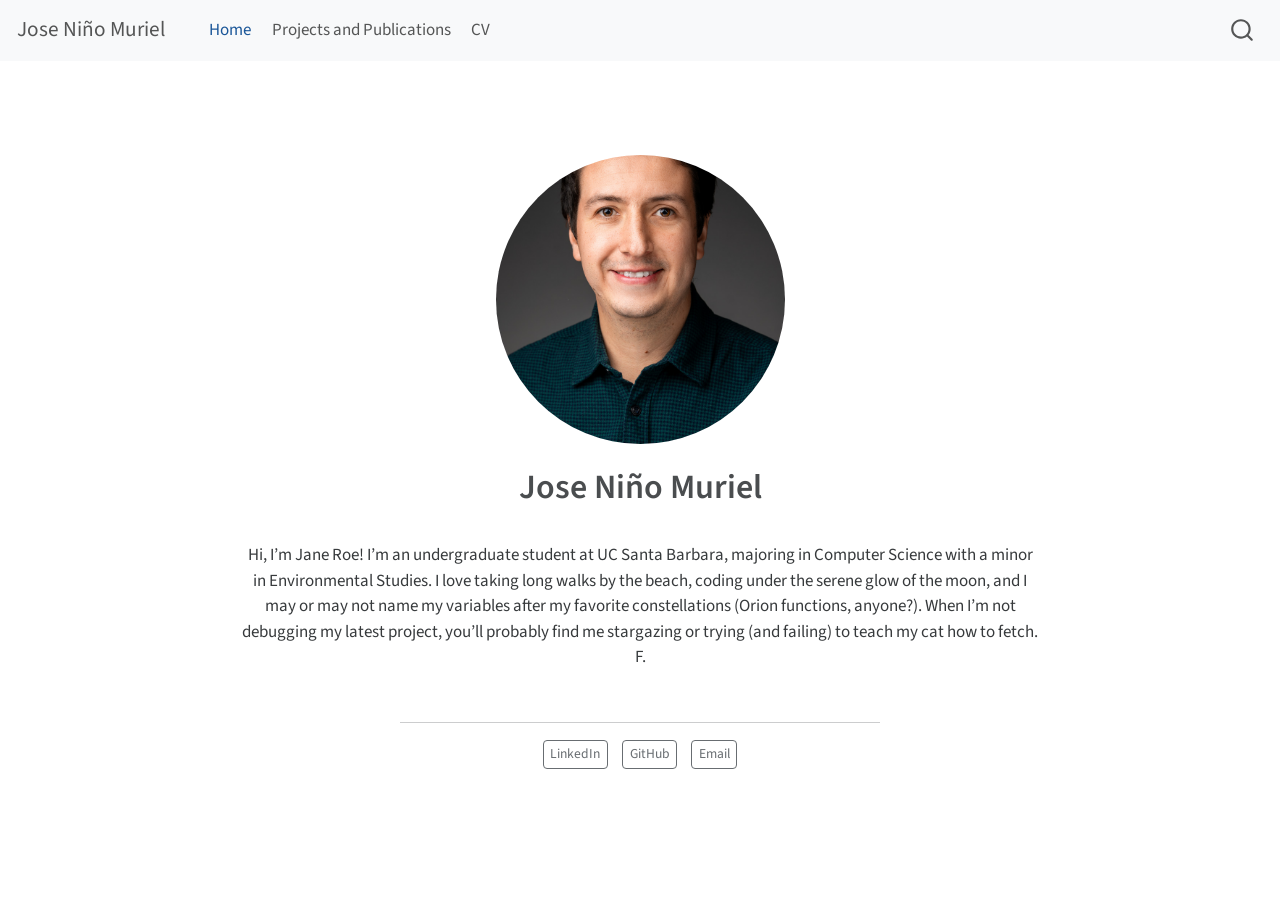
<file: docs/index.html>
<!DOCTYPE html>
<html xmlns="http://www.w3.org/1999/xhtml" lang="en" xml:lang="en"><head>

<meta charset="utf-8">
<meta name="generator" content="quarto-1.3.450">

<meta name="viewport" content="width=device-width, initial-scale=1.0, user-scalable=yes">


<title>Jose Niño Muriel</title>
<style>
code{white-space: pre-wrap;}
span.smallcaps{font-variant: small-caps;}
div.columns{display: flex; gap: min(4vw, 1.5em);}
div.column{flex: auto; overflow-x: auto;}
div.hanging-indent{margin-left: 1.5em; text-indent: -1.5em;}
ul.task-list{list-style: none;}
ul.task-list li input[type="checkbox"] {
  width: 0.8em;
  margin: 0 0.8em 0.2em -1em; /* quarto-specific, see https://github.com/quarto-dev/quarto-cli/issues/4556 */ 
  vertical-align: middle;
}
</style>


<script src="site_libs/quarto-nav/quarto-nav.js"></script>
<script src="site_libs/quarto-nav/headroom.min.js"></script>
<script src="site_libs/clipboard/clipboard.min.js"></script>
<script src="site_libs/quarto-search/autocomplete.umd.js"></script>
<script src="site_libs/quarto-search/fuse.min.js"></script>
<script src="site_libs/quarto-search/quarto-search.js"></script>
<meta name="quarto:offset" content="./">
<script src="site_libs/quarto-html/quarto.js"></script>
<script src="site_libs/quarto-html/popper.min.js"></script>
<script src="site_libs/quarto-html/tippy.umd.min.js"></script>
<link href="site_libs/quarto-html/tippy.css" rel="stylesheet">
<link href="site_libs/quarto-html/quarto-syntax-highlighting.css" rel="stylesheet" id="quarto-text-highlighting-styles">
<script src="site_libs/bootstrap/bootstrap.min.js"></script>
<link href="site_libs/bootstrap/bootstrap-icons.css" rel="stylesheet">
<link href="site_libs/bootstrap/bootstrap.min.css" rel="stylesheet" id="quarto-bootstrap" data-mode="light">
<script id="quarto-search-options" type="application/json">{
  "location": "navbar",
  "copy-button": false,
  "collapse-after": 3,
  "panel-placement": "end",
  "type": "overlay",
  "limit": 20,
  "language": {
    "search-no-results-text": "No results",
    "search-matching-documents-text": "matching documents",
    "search-copy-link-title": "Copy link to search",
    "search-hide-matches-text": "Hide additional matches",
    "search-more-match-text": "more match in this document",
    "search-more-matches-text": "more matches in this document",
    "search-clear-button-title": "Clear",
    "search-detached-cancel-button-title": "Cancel",
    "search-submit-button-title": "Submit",
    "search-label": "Search"
  }
}</script>


<link rel="stylesheet" href="styles.css">
</head>

<body class="nav-fixed fullcontent">

<div id="quarto-search-results"></div>
  <header id="quarto-header" class="headroom fixed-top">
    <nav class="navbar navbar-expand-lg navbar-dark ">
      <div class="navbar-container container-fluid">
      <div class="navbar-brand-container">
    <a class="navbar-brand" href="./index.html">
    <span class="navbar-title">Jose Niño Muriel</span>
    </a>
  </div>
            <div id="quarto-search" class="" title="Search"></div>
          <button class="navbar-toggler" type="button" data-bs-toggle="collapse" data-bs-target="#navbarCollapse" aria-controls="navbarCollapse" aria-expanded="false" aria-label="Toggle navigation" onclick="if (window.quartoToggleHeadroom) { window.quartoToggleHeadroom(); }">
  <span class="navbar-toggler-icon"></span>
</button>
          <div class="collapse navbar-collapse" id="navbarCollapse">
            <ul class="navbar-nav navbar-nav-scroll me-auto">
  <li class="nav-item">
    <a class="nav-link active" href="./index.html" rel="" target="" aria-current="page">
 <span class="menu-text">Home</span></a>
  </li>  
  <li class="nav-item">
    <a class="nav-link" href="./projects.html" rel="" target="">
 <span class="menu-text">Projects and Publications</span></a>
  </li>  
  <li class="nav-item">
    <a class="nav-link" href="./media/Resume_JoseNino.pdf" rel="" target="">
 <span class="menu-text">CV</span></a>
  </li>  
</ul>
            <div class="quarto-navbar-tools ms-auto">
</div>
          </div> <!-- /navcollapse -->
      </div> <!-- /container-fluid -->
    </nav>
</header>
<!-- content -->
<div id="quarto-content" class="quarto-container page-columns page-rows-contents page-layout-article page-navbar">
<!-- sidebar -->
<!-- margin-sidebar -->
    
<!-- main -->
<div class="quarto-about-jolla">
  <img src="media/headshot_jose.jpg" class="about-image
  round " style="height: 17em; width: 17em;">
 <header id="title-block-header" class="quarto-title-block default">
<div class="quarto-title">
<h1 class="title">Jose Niño Muriel</h1>
</div>
<div class="quarto-title-meta">
  </div>
</header><main class="content" id="quarto-document-content">
<p>Hi, I’m Jane Roe! I’m an undergraduate student at UC Santa Barbara, majoring in Computer Science with a minor in Environmental Studies. I love taking long walks by the beach, coding under the serene glow of the moon, and I may or may not name my variables after my favorite constellations (Orion functions, anyone?). When I’m not debugging my latest project, you’ll probably find me stargazing or trying (and failing) to teach my cat how to fetch. F.</p>


</main> 
  <hr class="about-sep">
   <div class="about-links">
  <a href="https://www.linkedin.com/in/joseninom/" class="about-link" rel="" target="">
     <span class="about-link-text">LinkedIn</span>
  </a>
  <a href="https://github.com/josenino95" class="about-link" rel="" target="">
     <span class="about-link-text">GitHub</span>
  </a>
  <a href="mailto:jose_nino@ucsb.edu" class="about-link" rel="" target="">
     <span class="about-link-text">Email</span>
  </a>
</div>
</div>
 <!-- /main -->
<script id="quarto-html-after-body" type="application/javascript">
window.document.addEventListener("DOMContentLoaded", function (event) {
  const toggleBodyColorMode = (bsSheetEl) => {
    const mode = bsSheetEl.getAttribute("data-mode");
    const bodyEl = window.document.querySelector("body");
    if (mode === "dark") {
      bodyEl.classList.add("quarto-dark");
      bodyEl.classList.remove("quarto-light");
    } else {
      bodyEl.classList.add("quarto-light");
      bodyEl.classList.remove("quarto-dark");
    }
  }
  const toggleBodyColorPrimary = () => {
    const bsSheetEl = window.document.querySelector("link#quarto-bootstrap");
    if (bsSheetEl) {
      toggleBodyColorMode(bsSheetEl);
    }
  }
  toggleBodyColorPrimary();  
  const isCodeAnnotation = (el) => {
    for (const clz of el.classList) {
      if (clz.startsWith('code-annotation-')) {                     
        return true;
      }
    }
    return false;
  }
  const clipboard = new window.ClipboardJS('.code-copy-button', {
    text: function(trigger) {
      const codeEl = trigger.previousElementSibling.cloneNode(true);
      for (const childEl of codeEl.children) {
        if (isCodeAnnotation(childEl)) {
          childEl.remove();
        }
      }
      return codeEl.innerText;
    }
  });
  clipboard.on('success', function(e) {
    // button target
    const button = e.trigger;
    // don't keep focus
    button.blur();
    // flash "checked"
    button.classList.add('code-copy-button-checked');
    var currentTitle = button.getAttribute("title");
    button.setAttribute("title", "Copied!");
    let tooltip;
    if (window.bootstrap) {
      button.setAttribute("data-bs-toggle", "tooltip");
      button.setAttribute("data-bs-placement", "left");
      button.setAttribute("data-bs-title", "Copied!");
      tooltip = new bootstrap.Tooltip(button, 
        { trigger: "manual", 
          customClass: "code-copy-button-tooltip",
          offset: [0, -8]});
      tooltip.show();    
    }
    setTimeout(function() {
      if (tooltip) {
        tooltip.hide();
        button.removeAttribute("data-bs-title");
        button.removeAttribute("data-bs-toggle");
        button.removeAttribute("data-bs-placement");
      }
      button.setAttribute("title", currentTitle);
      button.classList.remove('code-copy-button-checked');
    }, 1000);
    // clear code selection
    e.clearSelection();
  });
  function tippyHover(el, contentFn) {
    const config = {
      allowHTML: true,
      content: contentFn,
      maxWidth: 500,
      delay: 100,
      arrow: false,
      appendTo: function(el) {
          return el.parentElement;
      },
      interactive: true,
      interactiveBorder: 10,
      theme: 'quarto',
      placement: 'bottom-start'
    };
    window.tippy(el, config); 
  }
  const noterefs = window.document.querySelectorAll('a[role="doc-noteref"]');
  for (var i=0; i<noterefs.length; i++) {
    const ref = noterefs[i];
    tippyHover(ref, function() {
      // use id or data attribute instead here
      let href = ref.getAttribute('data-footnote-href') || ref.getAttribute('href');
      try { href = new URL(href).hash; } catch {}
      const id = href.replace(/^#\/?/, "");
      const note = window.document.getElementById(id);
      return note.innerHTML;
    });
  }
      let selectedAnnoteEl;
      const selectorForAnnotation = ( cell, annotation) => {
        let cellAttr = 'data-code-cell="' + cell + '"';
        let lineAttr = 'data-code-annotation="' +  annotation + '"';
        const selector = 'span[' + cellAttr + '][' + lineAttr + ']';
        return selector;
      }
      const selectCodeLines = (annoteEl) => {
        const doc = window.document;
        const targetCell = annoteEl.getAttribute("data-target-cell");
        const targetAnnotation = annoteEl.getAttribute("data-target-annotation");
        const annoteSpan = window.document.querySelector(selectorForAnnotation(targetCell, targetAnnotation));
        const lines = annoteSpan.getAttribute("data-code-lines").split(",");
        const lineIds = lines.map((line) => {
          return targetCell + "-" + line;
        })
        let top = null;
        let height = null;
        let parent = null;
        if (lineIds.length > 0) {
            //compute the position of the single el (top and bottom and make a div)
            const el = window.document.getElementById(lineIds[0]);
            top = el.offsetTop;
            height = el.offsetHeight;
            parent = el.parentElement.parentElement;
          if (lineIds.length > 1) {
            const lastEl = window.document.getElementById(lineIds[lineIds.length - 1]);
            const bottom = lastEl.offsetTop + lastEl.offsetHeight;
            height = bottom - top;
          }
          if (top !== null && height !== null && parent !== null) {
            // cook up a div (if necessary) and position it 
            let div = window.document.getElementById("code-annotation-line-highlight");
            if (div === null) {
              div = window.document.createElement("div");
              div.setAttribute("id", "code-annotation-line-highlight");
              div.style.position = 'absolute';
              parent.appendChild(div);
            }
            div.style.top = top - 2 + "px";
            div.style.height = height + 4 + "px";
            let gutterDiv = window.document.getElementById("code-annotation-line-highlight-gutter");
            if (gutterDiv === null) {
              gutterDiv = window.document.createElement("div");
              gutterDiv.setAttribute("id", "code-annotation-line-highlight-gutter");
              gutterDiv.style.position = 'absolute';
              const codeCell = window.document.getElementById(targetCell);
              const gutter = codeCell.querySelector('.code-annotation-gutter');
              gutter.appendChild(gutterDiv);
            }
            gutterDiv.style.top = top - 2 + "px";
            gutterDiv.style.height = height + 4 + "px";
          }
          selectedAnnoteEl = annoteEl;
        }
      };
      const unselectCodeLines = () => {
        const elementsIds = ["code-annotation-line-highlight", "code-annotation-line-highlight-gutter"];
        elementsIds.forEach((elId) => {
          const div = window.document.getElementById(elId);
          if (div) {
            div.remove();
          }
        });
        selectedAnnoteEl = undefined;
      };
      // Attach click handler to the DT
      const annoteDls = window.document.querySelectorAll('dt[data-target-cell]');
      for (const annoteDlNode of annoteDls) {
        annoteDlNode.addEventListener('click', (event) => {
          const clickedEl = event.target;
          if (clickedEl !== selectedAnnoteEl) {
            unselectCodeLines();
            const activeEl = window.document.querySelector('dt[data-target-cell].code-annotation-active');
            if (activeEl) {
              activeEl.classList.remove('code-annotation-active');
            }
            selectCodeLines(clickedEl);
            clickedEl.classList.add('code-annotation-active');
          } else {
            // Unselect the line
            unselectCodeLines();
            clickedEl.classList.remove('code-annotation-active');
          }
        });
      }
  const findCites = (el) => {
    const parentEl = el.parentElement;
    if (parentEl) {
      const cites = parentEl.dataset.cites;
      if (cites) {
        return {
          el,
          cites: cites.split(' ')
        };
      } else {
        return findCites(el.parentElement)
      }
    } else {
      return undefined;
    }
  };
  var bibliorefs = window.document.querySelectorAll('a[role="doc-biblioref"]');
  for (var i=0; i<bibliorefs.length; i++) {
    const ref = bibliorefs[i];
    const citeInfo = findCites(ref);
    if (citeInfo) {
      tippyHover(citeInfo.el, function() {
        var popup = window.document.createElement('div');
        citeInfo.cites.forEach(function(cite) {
          var citeDiv = window.document.createElement('div');
          citeDiv.classList.add('hanging-indent');
          citeDiv.classList.add('csl-entry');
          var biblioDiv = window.document.getElementById('ref-' + cite);
          if (biblioDiv) {
            citeDiv.innerHTML = biblioDiv.innerHTML;
          }
          popup.appendChild(citeDiv);
        });
        return popup.innerHTML;
      });
    }
  }
});
</script>
</div> <!-- /content -->



</body></html>
</file>
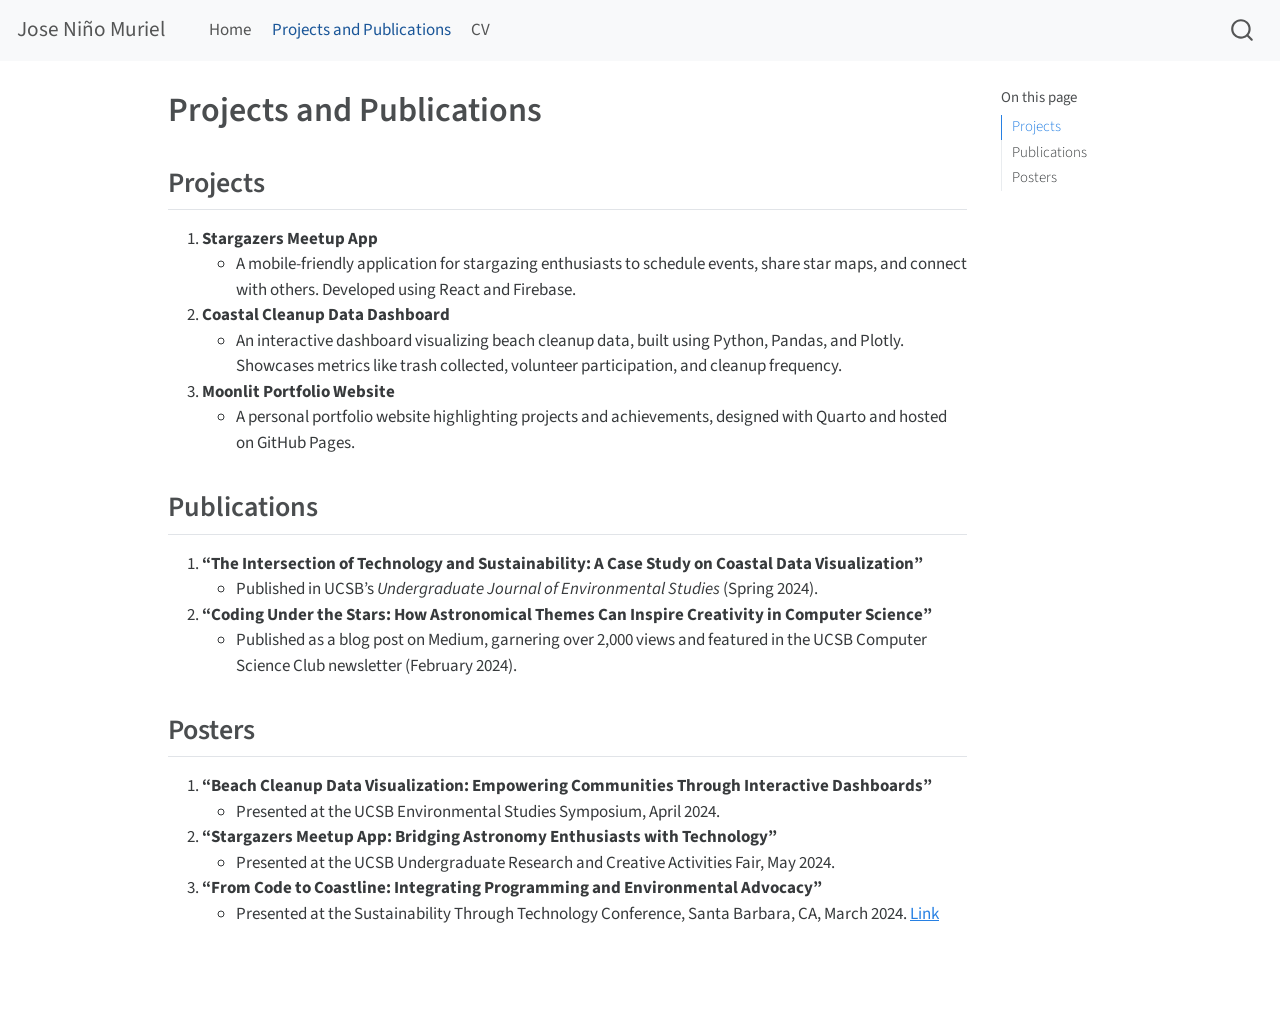
<file: docs/projects.html>
<!DOCTYPE html>
<html xmlns="http://www.w3.org/1999/xhtml" lang="en" xml:lang="en"><head>

<meta charset="utf-8">
<meta name="generator" content="quarto-1.3.450">

<meta name="viewport" content="width=device-width, initial-scale=1.0, user-scalable=yes">


<title>Jose Niño Muriel - Projects and Publications</title>
<style>
code{white-space: pre-wrap;}
span.smallcaps{font-variant: small-caps;}
div.columns{display: flex; gap: min(4vw, 1.5em);}
div.column{flex: auto; overflow-x: auto;}
div.hanging-indent{margin-left: 1.5em; text-indent: -1.5em;}
ul.task-list{list-style: none;}
ul.task-list li input[type="checkbox"] {
  width: 0.8em;
  margin: 0 0.8em 0.2em -1em; /* quarto-specific, see https://github.com/quarto-dev/quarto-cli/issues/4556 */ 
  vertical-align: middle;
}
</style>


<script src="site_libs/quarto-nav/quarto-nav.js"></script>
<script src="site_libs/quarto-nav/headroom.min.js"></script>
<script src="site_libs/clipboard/clipboard.min.js"></script>
<script src="site_libs/quarto-search/autocomplete.umd.js"></script>
<script src="site_libs/quarto-search/fuse.min.js"></script>
<script src="site_libs/quarto-search/quarto-search.js"></script>
<meta name="quarto:offset" content="./">
<script src="site_libs/quarto-html/quarto.js"></script>
<script src="site_libs/quarto-html/popper.min.js"></script>
<script src="site_libs/quarto-html/tippy.umd.min.js"></script>
<script src="site_libs/quarto-html/anchor.min.js"></script>
<link href="site_libs/quarto-html/tippy.css" rel="stylesheet">
<link href="site_libs/quarto-html/quarto-syntax-highlighting.css" rel="stylesheet" id="quarto-text-highlighting-styles">
<script src="site_libs/bootstrap/bootstrap.min.js"></script>
<link href="site_libs/bootstrap/bootstrap-icons.css" rel="stylesheet">
<link href="site_libs/bootstrap/bootstrap.min.css" rel="stylesheet" id="quarto-bootstrap" data-mode="light">
<script id="quarto-search-options" type="application/json">{
  "location": "navbar",
  "copy-button": false,
  "collapse-after": 3,
  "panel-placement": "end",
  "type": "overlay",
  "limit": 20,
  "language": {
    "search-no-results-text": "No results",
    "search-matching-documents-text": "matching documents",
    "search-copy-link-title": "Copy link to search",
    "search-hide-matches-text": "Hide additional matches",
    "search-more-match-text": "more match in this document",
    "search-more-matches-text": "more matches in this document",
    "search-clear-button-title": "Clear",
    "search-detached-cancel-button-title": "Cancel",
    "search-submit-button-title": "Submit",
    "search-label": "Search"
  }
}</script>


<link rel="stylesheet" href="styles.css">
</head>

<body class="nav-fixed">

<div id="quarto-search-results"></div>
  <header id="quarto-header" class="headroom fixed-top">
    <nav class="navbar navbar-expand-lg navbar-dark ">
      <div class="navbar-container container-fluid">
      <div class="navbar-brand-container">
    <a class="navbar-brand" href="./index.html">
    <span class="navbar-title">Jose Niño Muriel</span>
    </a>
  </div>
            <div id="quarto-search" class="" title="Search"></div>
          <button class="navbar-toggler" type="button" data-bs-toggle="collapse" data-bs-target="#navbarCollapse" aria-controls="navbarCollapse" aria-expanded="false" aria-label="Toggle navigation" onclick="if (window.quartoToggleHeadroom) { window.quartoToggleHeadroom(); }">
  <span class="navbar-toggler-icon"></span>
</button>
          <div class="collapse navbar-collapse" id="navbarCollapse">
            <ul class="navbar-nav navbar-nav-scroll me-auto">
  <li class="nav-item">
    <a class="nav-link" href="./index.html" rel="" target="">
 <span class="menu-text">Home</span></a>
  </li>  
  <li class="nav-item">
    <a class="nav-link active" href="./projects.html" rel="" target="" aria-current="page">
 <span class="menu-text">Projects and Publications</span></a>
  </li>  
  <li class="nav-item">
    <a class="nav-link" href="./media/Resume_JoseNino.pdf" rel="" target="">
 <span class="menu-text">CV</span></a>
  </li>  
</ul>
            <div class="quarto-navbar-tools ms-auto">
</div>
          </div> <!-- /navcollapse -->
      </div> <!-- /container-fluid -->
    </nav>
</header>
<!-- content -->
<div id="quarto-content" class="quarto-container page-columns page-rows-contents page-layout-article page-navbar">
<!-- sidebar -->
<!-- margin-sidebar -->
    <div id="quarto-margin-sidebar" class="sidebar margin-sidebar">
        <nav id="TOC" role="doc-toc" class="toc-active">
    <h2 id="toc-title">On this page</h2>
   
  <ul>
  <li><a href="#projects" id="toc-projects" class="nav-link active" data-scroll-target="#projects">Projects</a></li>
  <li><a href="#publications" id="toc-publications" class="nav-link" data-scroll-target="#publications">Publications</a></li>
  <li><a href="#posters" id="toc-posters" class="nav-link" data-scroll-target="#posters">Posters</a></li>
  </ul>
</nav>
    </div>
<!-- main -->
<main class="content" id="quarto-document-content">

<header id="title-block-header" class="quarto-title-block default">
<div class="quarto-title">
<h1 class="title">Projects and Publications</h1>
</div>



<div class="quarto-title-meta">

    
  
    
  </div>
  

</header>

<section id="projects" class="level2">
<h2 class="anchored" data-anchor-id="projects">Projects</h2>
<ol type="1">
<li><strong>Stargazers Meetup App</strong>
<ul>
<li>A mobile-friendly application for stargazing enthusiasts to schedule events, share star maps, and connect with others. Developed using React and Firebase.</li>
</ul></li>
<li><strong>Coastal Cleanup Data Dashboard</strong>
<ul>
<li>An interactive dashboard visualizing beach cleanup data, built using Python, Pandas, and Plotly. Showcases metrics like trash collected, volunteer participation, and cleanup frequency.</li>
</ul></li>
<li><strong>Moonlit Portfolio Website</strong>
<ul>
<li>A personal portfolio website highlighting projects and achievements, designed with Quarto and hosted on GitHub Pages.</li>
</ul></li>
</ol>
</section>
<section id="publications" class="level2">
<h2 class="anchored" data-anchor-id="publications">Publications</h2>
<ol type="1">
<li><strong>“The Intersection of Technology and Sustainability: A Case Study on Coastal Data Visualization”</strong>
<ul>
<li>Published in UCSB’s <em>Undergraduate Journal of Environmental Studies</em> (Spring 2024).</li>
</ul></li>
<li><strong>“Coding Under the Stars: How Astronomical Themes Can Inspire Creativity in Computer Science”</strong>
<ul>
<li>Published as a blog post on Medium, garnering over 2,000 views and featured in the UCSB Computer Science Club newsletter (February 2024).</li>
</ul></li>
</ol>
</section>
<section id="posters" class="level2">
<h2 class="anchored" data-anchor-id="posters">Posters</h2>
<ol type="1">
<li><strong>“Beach Cleanup Data Visualization: Empowering Communities Through Interactive Dashboards”</strong>
<ul>
<li>Presented at the UCSB Environmental Studies Symposium, April 2024.</li>
</ul></li>
<li><strong>“Stargazers Meetup App: Bridging Astronomy Enthusiasts with Technology”</strong>
<ul>
<li>Presented at the UCSB Undergraduate Research and Creative Activities Fair, May 2024.</li>
</ul></li>
<li><strong>“From Code to Coastline: Integrating Programming and Environmental Advocacy”</strong>
<ul>
<li>Presented at the Sustainability Through Technology Conference, Santa Barbara, CA, March 2024. <a href="https://ur.umbc.edu/wp-content/uploads/sites/354/2016/06/adjakwahEricSm.pdf" target="_blank">Link</a></li>
</ul></li>
</ol>


</section>

</main> <!-- /main -->
<script id="quarto-html-after-body" type="application/javascript">
window.document.addEventListener("DOMContentLoaded", function (event) {
  const toggleBodyColorMode = (bsSheetEl) => {
    const mode = bsSheetEl.getAttribute("data-mode");
    const bodyEl = window.document.querySelector("body");
    if (mode === "dark") {
      bodyEl.classList.add("quarto-dark");
      bodyEl.classList.remove("quarto-light");
    } else {
      bodyEl.classList.add("quarto-light");
      bodyEl.classList.remove("quarto-dark");
    }
  }
  const toggleBodyColorPrimary = () => {
    const bsSheetEl = window.document.querySelector("link#quarto-bootstrap");
    if (bsSheetEl) {
      toggleBodyColorMode(bsSheetEl);
    }
  }
  toggleBodyColorPrimary();  
  const icon = "";
  const anchorJS = new window.AnchorJS();
  anchorJS.options = {
    placement: 'right',
    icon: icon
  };
  anchorJS.add('.anchored');
  const isCodeAnnotation = (el) => {
    for (const clz of el.classList) {
      if (clz.startsWith('code-annotation-')) {                     
        return true;
      }
    }
    return false;
  }
  const clipboard = new window.ClipboardJS('.code-copy-button', {
    text: function(trigger) {
      const codeEl = trigger.previousElementSibling.cloneNode(true);
      for (const childEl of codeEl.children) {
        if (isCodeAnnotation(childEl)) {
          childEl.remove();
        }
      }
      return codeEl.innerText;
    }
  });
  clipboard.on('success', function(e) {
    // button target
    const button = e.trigger;
    // don't keep focus
    button.blur();
    // flash "checked"
    button.classList.add('code-copy-button-checked');
    var currentTitle = button.getAttribute("title");
    button.setAttribute("title", "Copied!");
    let tooltip;
    if (window.bootstrap) {
      button.setAttribute("data-bs-toggle", "tooltip");
      button.setAttribute("data-bs-placement", "left");
      button.setAttribute("data-bs-title", "Copied!");
      tooltip = new bootstrap.Tooltip(button, 
        { trigger: "manual", 
          customClass: "code-copy-button-tooltip",
          offset: [0, -8]});
      tooltip.show();    
    }
    setTimeout(function() {
      if (tooltip) {
        tooltip.hide();
        button.removeAttribute("data-bs-title");
        button.removeAttribute("data-bs-toggle");
        button.removeAttribute("data-bs-placement");
      }
      button.setAttribute("title", currentTitle);
      button.classList.remove('code-copy-button-checked');
    }, 1000);
    // clear code selection
    e.clearSelection();
  });
  function tippyHover(el, contentFn) {
    const config = {
      allowHTML: true,
      content: contentFn,
      maxWidth: 500,
      delay: 100,
      arrow: false,
      appendTo: function(el) {
          return el.parentElement;
      },
      interactive: true,
      interactiveBorder: 10,
      theme: 'quarto',
      placement: 'bottom-start'
    };
    window.tippy(el, config); 
  }
  const noterefs = window.document.querySelectorAll('a[role="doc-noteref"]');
  for (var i=0; i<noterefs.length; i++) {
    const ref = noterefs[i];
    tippyHover(ref, function() {
      // use id or data attribute instead here
      let href = ref.getAttribute('data-footnote-href') || ref.getAttribute('href');
      try { href = new URL(href).hash; } catch {}
      const id = href.replace(/^#\/?/, "");
      const note = window.document.getElementById(id);
      return note.innerHTML;
    });
  }
      let selectedAnnoteEl;
      const selectorForAnnotation = ( cell, annotation) => {
        let cellAttr = 'data-code-cell="' + cell + '"';
        let lineAttr = 'data-code-annotation="' +  annotation + '"';
        const selector = 'span[' + cellAttr + '][' + lineAttr + ']';
        return selector;
      }
      const selectCodeLines = (annoteEl) => {
        const doc = window.document;
        const targetCell = annoteEl.getAttribute("data-target-cell");
        const targetAnnotation = annoteEl.getAttribute("data-target-annotation");
        const annoteSpan = window.document.querySelector(selectorForAnnotation(targetCell, targetAnnotation));
        const lines = annoteSpan.getAttribute("data-code-lines").split(",");
        const lineIds = lines.map((line) => {
          return targetCell + "-" + line;
        })
        let top = null;
        let height = null;
        let parent = null;
        if (lineIds.length > 0) {
            //compute the position of the single el (top and bottom and make a div)
            const el = window.document.getElementById(lineIds[0]);
            top = el.offsetTop;
            height = el.offsetHeight;
            parent = el.parentElement.parentElement;
          if (lineIds.length > 1) {
            const lastEl = window.document.getElementById(lineIds[lineIds.length - 1]);
            const bottom = lastEl.offsetTop + lastEl.offsetHeight;
            height = bottom - top;
          }
          if (top !== null && height !== null && parent !== null) {
            // cook up a div (if necessary) and position it 
            let div = window.document.getElementById("code-annotation-line-highlight");
            if (div === null) {
              div = window.document.createElement("div");
              div.setAttribute("id", "code-annotation-line-highlight");
              div.style.position = 'absolute';
              parent.appendChild(div);
            }
            div.style.top = top - 2 + "px";
            div.style.height = height + 4 + "px";
            let gutterDiv = window.document.getElementById("code-annotation-line-highlight-gutter");
            if (gutterDiv === null) {
              gutterDiv = window.document.createElement("div");
              gutterDiv.setAttribute("id", "code-annotation-line-highlight-gutter");
              gutterDiv.style.position = 'absolute';
              const codeCell = window.document.getElementById(targetCell);
              const gutter = codeCell.querySelector('.code-annotation-gutter');
              gutter.appendChild(gutterDiv);
            }
            gutterDiv.style.top = top - 2 + "px";
            gutterDiv.style.height = height + 4 + "px";
          }
          selectedAnnoteEl = annoteEl;
        }
      };
      const unselectCodeLines = () => {
        const elementsIds = ["code-annotation-line-highlight", "code-annotation-line-highlight-gutter"];
        elementsIds.forEach((elId) => {
          const div = window.document.getElementById(elId);
          if (div) {
            div.remove();
          }
        });
        selectedAnnoteEl = undefined;
      };
      // Attach click handler to the DT
      const annoteDls = window.document.querySelectorAll('dt[data-target-cell]');
      for (const annoteDlNode of annoteDls) {
        annoteDlNode.addEventListener('click', (event) => {
          const clickedEl = event.target;
          if (clickedEl !== selectedAnnoteEl) {
            unselectCodeLines();
            const activeEl = window.document.querySelector('dt[data-target-cell].code-annotation-active');
            if (activeEl) {
              activeEl.classList.remove('code-annotation-active');
            }
            selectCodeLines(clickedEl);
            clickedEl.classList.add('code-annotation-active');
          } else {
            // Unselect the line
            unselectCodeLines();
            clickedEl.classList.remove('code-annotation-active');
          }
        });
      }
  const findCites = (el) => {
    const parentEl = el.parentElement;
    if (parentEl) {
      const cites = parentEl.dataset.cites;
      if (cites) {
        return {
          el,
          cites: cites.split(' ')
        };
      } else {
        return findCites(el.parentElement)
      }
    } else {
      return undefined;
    }
  };
  var bibliorefs = window.document.querySelectorAll('a[role="doc-biblioref"]');
  for (var i=0; i<bibliorefs.length; i++) {
    const ref = bibliorefs[i];
    const citeInfo = findCites(ref);
    if (citeInfo) {
      tippyHover(citeInfo.el, function() {
        var popup = window.document.createElement('div');
        citeInfo.cites.forEach(function(cite) {
          var citeDiv = window.document.createElement('div');
          citeDiv.classList.add('hanging-indent');
          citeDiv.classList.add('csl-entry');
          var biblioDiv = window.document.getElementById('ref-' + cite);
          if (biblioDiv) {
            citeDiv.innerHTML = biblioDiv.innerHTML;
          }
          popup.appendChild(citeDiv);
        });
        return popup.innerHTML;
      });
    }
  }
});
</script>
</div> <!-- /content -->



</body></html>
</file>
<file: docs/site_libs/quarto-html/tippy.css>
.tippy-box[data-animation=fade][data-state=hidden]{opacity:0}[data-tippy-root]{max-width:calc(100vw - 10px)}.tippy-box{position:relative;background-color:#333;color:#fff;border-radius:4px;font-size:14px;line-height:1.4;white-space:normal;outline:0;transition-property:transform,visibility,opacity}.tippy-box[data-placement^=top]>.tippy-arrow{bottom:0}.tippy-box[data-placement^=top]>.tippy-arrow:before{bottom:-7px;left:0;border-width:8px 8px 0;border-top-color:initial;transform-origin:center top}.tippy-box[data-placement^=bottom]>.tippy-arrow{top:0}.tippy-box[data-placement^=bottom]>.tippy-arrow:before{top:-7px;left:0;border-width:0 8px 8px;border-bottom-color:initial;transform-origin:center bottom}.tippy-box[data-placement^=left]>.tippy-arrow{right:0}.tippy-box[data-placement^=left]>.tippy-arrow:before{border-width:8px 0 8px 8px;border-left-color:initial;right:-7px;transform-origin:center left}.tippy-box[data-placement^=right]>.tippy-arrow{left:0}.tippy-box[data-placement^=right]>.tippy-arrow:before{left:-7px;border-width:8px 8px 8px 0;border-right-color:initial;transform-origin:center right}.tippy-box[data-inertia][data-state=visible]{transition-timing-function:cubic-bezier(.54,1.5,.38,1.11)}.tippy-arrow{width:16px;height:16px;color:#333}.tippy-arrow:before{content:"";position:absolute;border-color:transparent;border-style:solid}.tippy-content{position:relative;padding:5px 9px;z-index:1}
</file>
<file: docs/site_libs/quarto-html/quarto-syntax-highlighting.css>
/* quarto syntax highlight colors */
:root {
  --quarto-hl-ot-color: #003B4F;
  --quarto-hl-at-color: #657422;
  --quarto-hl-ss-color: #20794D;
  --quarto-hl-an-color: #5E5E5E;
  --quarto-hl-fu-color: #4758AB;
  --quarto-hl-st-color: #20794D;
  --quarto-hl-cf-color: #003B4F;
  --quarto-hl-op-color: #5E5E5E;
  --quarto-hl-er-color: #AD0000;
  --quarto-hl-bn-color: #AD0000;
  --quarto-hl-al-color: #AD0000;
  --quarto-hl-va-color: #111111;
  --quarto-hl-bu-color: inherit;
  --quarto-hl-ex-color: inherit;
  --quarto-hl-pp-color: #AD0000;
  --quarto-hl-in-color: #5E5E5E;
  --quarto-hl-vs-color: #20794D;
  --quarto-hl-wa-color: #5E5E5E;
  --quarto-hl-do-color: #5E5E5E;
  --quarto-hl-im-color: #00769E;
  --quarto-hl-ch-color: #20794D;
  --quarto-hl-dt-color: #AD0000;
  --quarto-hl-fl-color: #AD0000;
  --quarto-hl-co-color: #5E5E5E;
  --quarto-hl-cv-color: #5E5E5E;
  --quarto-hl-cn-color: #8f5902;
  --quarto-hl-sc-color: #5E5E5E;
  --quarto-hl-dv-color: #AD0000;
  --quarto-hl-kw-color: #003B4F;
}

/* other quarto variables */
:root {
  --quarto-font-monospace: SFMono-Regular, Menlo, Monaco, Consolas, "Liberation Mono", "Courier New", monospace;
}

pre > code.sourceCode > span {
  color: #003B4F;
}

code span {
  color: #003B4F;
}

code.sourceCode > span {
  color: #003B4F;
}

div.sourceCode,
div.sourceCode pre.sourceCode {
  color: #003B4F;
}

code span.ot {
  color: #003B4F;
  font-style: inherit;
}

code span.at {
  color: #657422;
  font-style: inherit;
}

code span.ss {
  color: #20794D;
  font-style: inherit;
}

code span.an {
  color: #5E5E5E;
  font-style: inherit;
}

code span.fu {
  color: #4758AB;
  font-style: inherit;
}

code span.st {
  color: #20794D;
  font-style: inherit;
}

code span.cf {
  color: #003B4F;
  font-style: inherit;
}

code span.op {
  color: #5E5E5E;
  font-style: inherit;
}

code span.er {
  color: #AD0000;
  font-style: inherit;
}

code span.bn {
  color: #AD0000;
  font-style: inherit;
}

code span.al {
  color: #AD0000;
  font-style: inherit;
}

code span.va {
  color: #111111;
  font-style: inherit;
}

code span.bu {
  font-style: inherit;
}

code span.ex {
  font-style: inherit;
}

code span.pp {
  color: #AD0000;
  font-style: inherit;
}

code span.in {
  color: #5E5E5E;
  font-style: inherit;
}

code span.vs {
  color: #20794D;
  font-style: inherit;
}

code span.wa {
  color: #5E5E5E;
  font-style: italic;
}

code span.do {
  color: #5E5E5E;
  font-style: italic;
}

code span.im {
  color: #00769E;
  font-style: inherit;
}

code span.ch {
  color: #20794D;
  font-style: inherit;
}

code span.dt {
  color: #AD0000;
  font-style: inherit;
}

code span.fl {
  color: #AD0000;
  font-style: inherit;
}

code span.co {
  color: #5E5E5E;
  font-style: inherit;
}

code span.cv {
  color: #5E5E5E;
  font-style: italic;
}

code span.cn {
  color: #8f5902;
  font-style: inherit;
}

code span.sc {
  color: #5E5E5E;
  font-style: inherit;
}

code span.dv {
  color: #AD0000;
  font-style: inherit;
}

code span.kw {
  color: #003B4F;
  font-style: inherit;
}

.prevent-inlining {
  content: "</";
}

/*# sourceMappingURL=debc5d5d77c3f9108843748ff7464032.css.map */
</file>
<file: docs/styles.css>
/* css styles */
</file>
